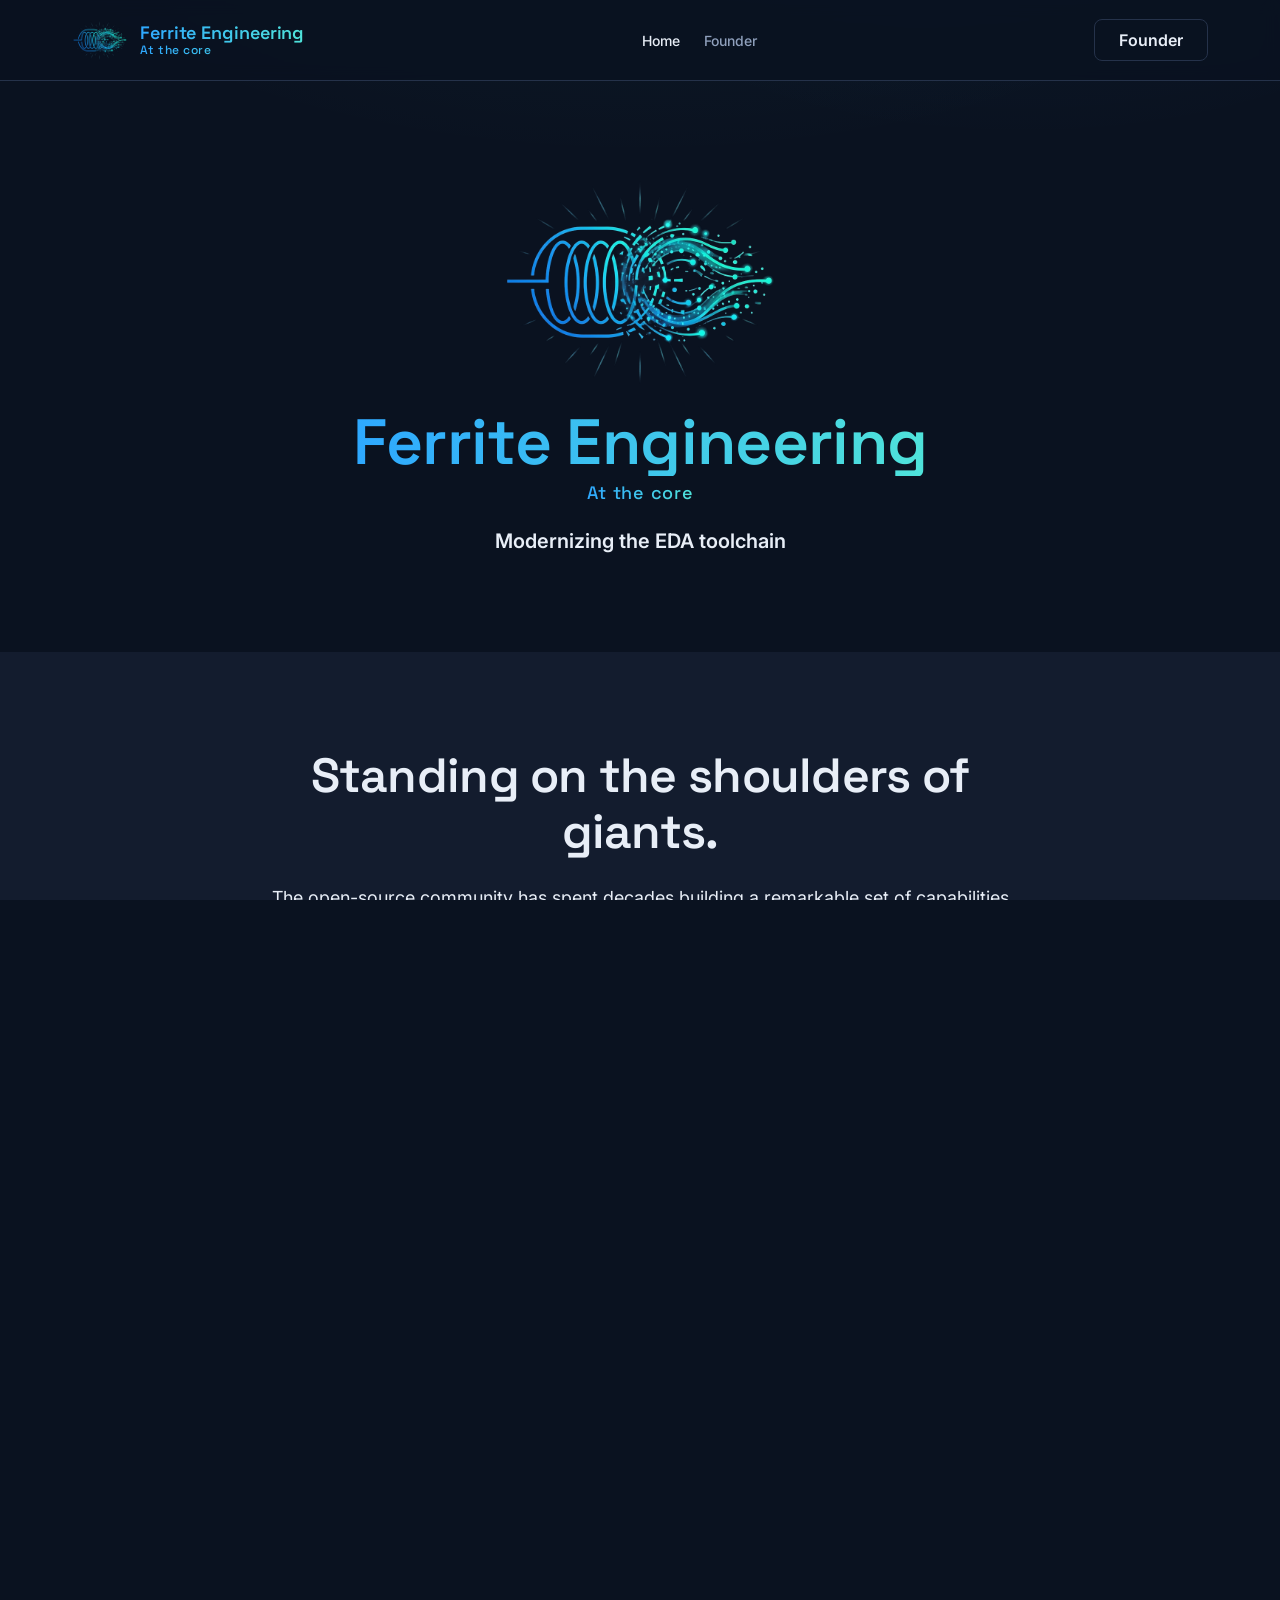
<file: index.html>
<!DOCTYPE html>
<html lang="en">
<head>
  <meta charset="UTF-8">
  <meta name="viewport" content="width=device-width, initial-scale=1.0">
  <title>Ferrite Engineering — Modernizing the EDA toolchain</title>
  <meta name="description" content="Ferrite Engineering builds modern, affordable commercial-grade EDA tools on top of the open-source community's foundations.">
  <link rel="icon" href="img/favicon.ico" sizes="any">
  <link rel="icon" type="image/svg+xml" href="img/favicon.svg">
  <link rel="icon" type="image/png" sizes="32x32" href="img/favicon-32x32.png">
  <link rel="icon" type="image/png" sizes="16x16" href="img/favicon-16x16.png">
  <link rel="apple-touch-icon" sizes="180x180" href="img/apple-touch-icon.png">
  <link rel="stylesheet" href="css/reset.css">
  <link rel="stylesheet" href="css/tokens.css">
  <link rel="stylesheet" href="css/base.css">
  <link rel="stylesheet" href="css/components.css?v=7">
  <link rel="stylesheet" href="css/pages/home.css?v=7">
</head>
<body>
  <a class="skip-link" href="#main">Skip to content</a>

  <header class="site-header">
    <div class="container">
      <div class="nav">
        <a class="nav__brand" href="index.html">
          <img class="nav__brand-mark" src="img/logo-square-transparent.png" alt="" width="56" height="56">
          <span class="nav__brand-lock">
            <span class="nav__brand-name">Ferrite Engineering</span>
            <span class="nav__brand-tag">At the core</span>
          </span>
        </a>
        <nav class="nav__menu" aria-label="Primary">
          <a href="index.html" class="is-active">Home</a>
          <a href="about.html">Founder</a>
        </nav>
        <a class="btn btn--ghost nav__cta" href="about.html">Founder</a>
        <button class="nav__toggle" data-nav-toggle aria-label="Open menu" aria-expanded="false" aria-controls="nav-drawer">
          <svg viewBox="0 0 24 24" fill="none" stroke="currentColor" stroke-width="2"><path d="M3 6h18M3 12h18M3 18h18"/></svg>
        </button>
      </div>
    </div>
    <div class="nav__drawer" id="nav-drawer" data-nav-drawer>
      <a href="index.html">Home</a>
      <a href="about.html">Founder</a>
    </div>
  </header>

  <main id="main">
    <!-- ─── Hero ──────────────────────────────────────────────── -->
    <section class="hero">
      <div class="container">
        <div class="hero__logo">
          <img src="img/logo-horizontal-transparent.png" alt=""
               width="1408" height="564">
        </div>
        <!-- Brand signature: wordmark + "At the core" read as one unit,
             both in the brand gradient; the white mission line sits below. -->
        <div class="hero__lockup">
          <h1 class="hero__name">Ferrite Engineering</h1>
          <p class="hero__tagline">At the core</p>
        </div>
        <p class="hero__lede">
          <strong style="color: var(--color-text); font-weight: 600;">
            Modernizing the EDA toolchain
          </strong>
        </p>
      </div>
    </section>

    <!-- ─── Standing on the shoulders of giants ───────────────── -->
    <section class="giants section--alt">
      <div class="container">
        <div class="giants__container">
          <h2 class="giants__title">Standing on the shoulders of giants.</h2>
          <p class="giants__body">
            The open-source community has spent decades building a remarkable set of capabilities
            for the electronic design automation marketplace — simulators, parsers, formats,
            verification frameworks, and tooling that millions of engineers rely on every day.
          </p>
          <p class="giants__body">
            Ferrite Engineering's mission is to build on that foundation: to take what the
            community has created and turn it into commercial-grade products with the integration,
            polish, and modern user interfaces that engineering teams expect — and to give back to
            the community that made it all possible.
          </p>
          <p class="giants__body giants__body--quiet">
            Our goal is a suite of EDA products serving the segment of the market that needs
            integration and modern user experiences, with strong capabilities, priced affordably
            relative to the established commercial tools.
          </p>
        </div>
      </div>
    </section>

    <!-- ─── What we're building ───────────────────────────────── -->
    <section class="section">
      <div class="container">
        <div class="section__head">
          <h2 class="section__title">What we're building</h2>
          <p class="section__lede">
            Modern, cross-platform EDA tools with open-source cores and commercial enhancements.
          </p>
        </div>

        <article class="product">
          <span class="product__eyebrow">In development</span>
          <h3 class="product__name">Our first product</h3>
          <p class="product__lede">
            Our first product is in active development — a modern, cross-platform tool built on
            open-source foundations, with a polished, integrated experience and pricing that
            respects the budget of the engineers it's built for. More details soon.
          </p>

          <div class="future">
            <div class="future__head">More to come</div>
            <p class="future__body">
              Additional EDA tools are in early planning. The thread running through everything
              we build: open-core foundations, modern UX, affordable pricing, and a strong line
              of credit back to the open-source community we depend on.
            </p>
          </div>
        </article>
      </div>
    </section>
  </main>

  <footer class="site-footer">
    <div class="container">
      <div class="footer__top">
        <div>
          <div class="footer__brand">
            <img class="footer__brand-mark" src="img/logo-square-transparent.png" alt="" width="34" height="34">
            <span class="footer__brand-lock">
              <span class="footer__brand-name">Ferrite Engineering</span>
              <span class="footer__brand-tag">At the core</span>
            </span>
          </div>
          <p class="footer__tagline">Modernizing the EDA toolchain.</p>
          <address class="footer__address" style="margin-top:.6rem;color:var(--color-text-dim);font-size:.85rem;font-style:normal;line-height:1.6;">
            Ferrite Engineering LLC<br>
            1500 N Grant St, Ste N<br>
            Denver, CO 80203-1859
          </address>
        </div>
        <nav class="footer__nav" aria-label="Footer">
          <a href="index.html">Home</a>
          <a href="about.html">Founder</a>
          <a href="mailto:mfink@ferriteengineering.com">Contact</a>
        </nav>
      </div>
      <div class="footer__bottom">
        <span>© <span data-current-year>2026</span> Ferrite Engineering LLC.</span>
        <span>Built on the shoulders of giants.</span>
      </div>
    </div>
  </footer>

  <script src="js/main.js" defer></script>
  <!-- Cloudflare Web Analytics -->
  <script defer src="https://static.cloudflareinsights.com/beacon.min.js" data-cf-beacon='{"token": "5f5d81b39cff4676b1e9cec5fe8481dc"}'></script>
  <!-- End Cloudflare Web Analytics -->
</body>
</html>
</file>
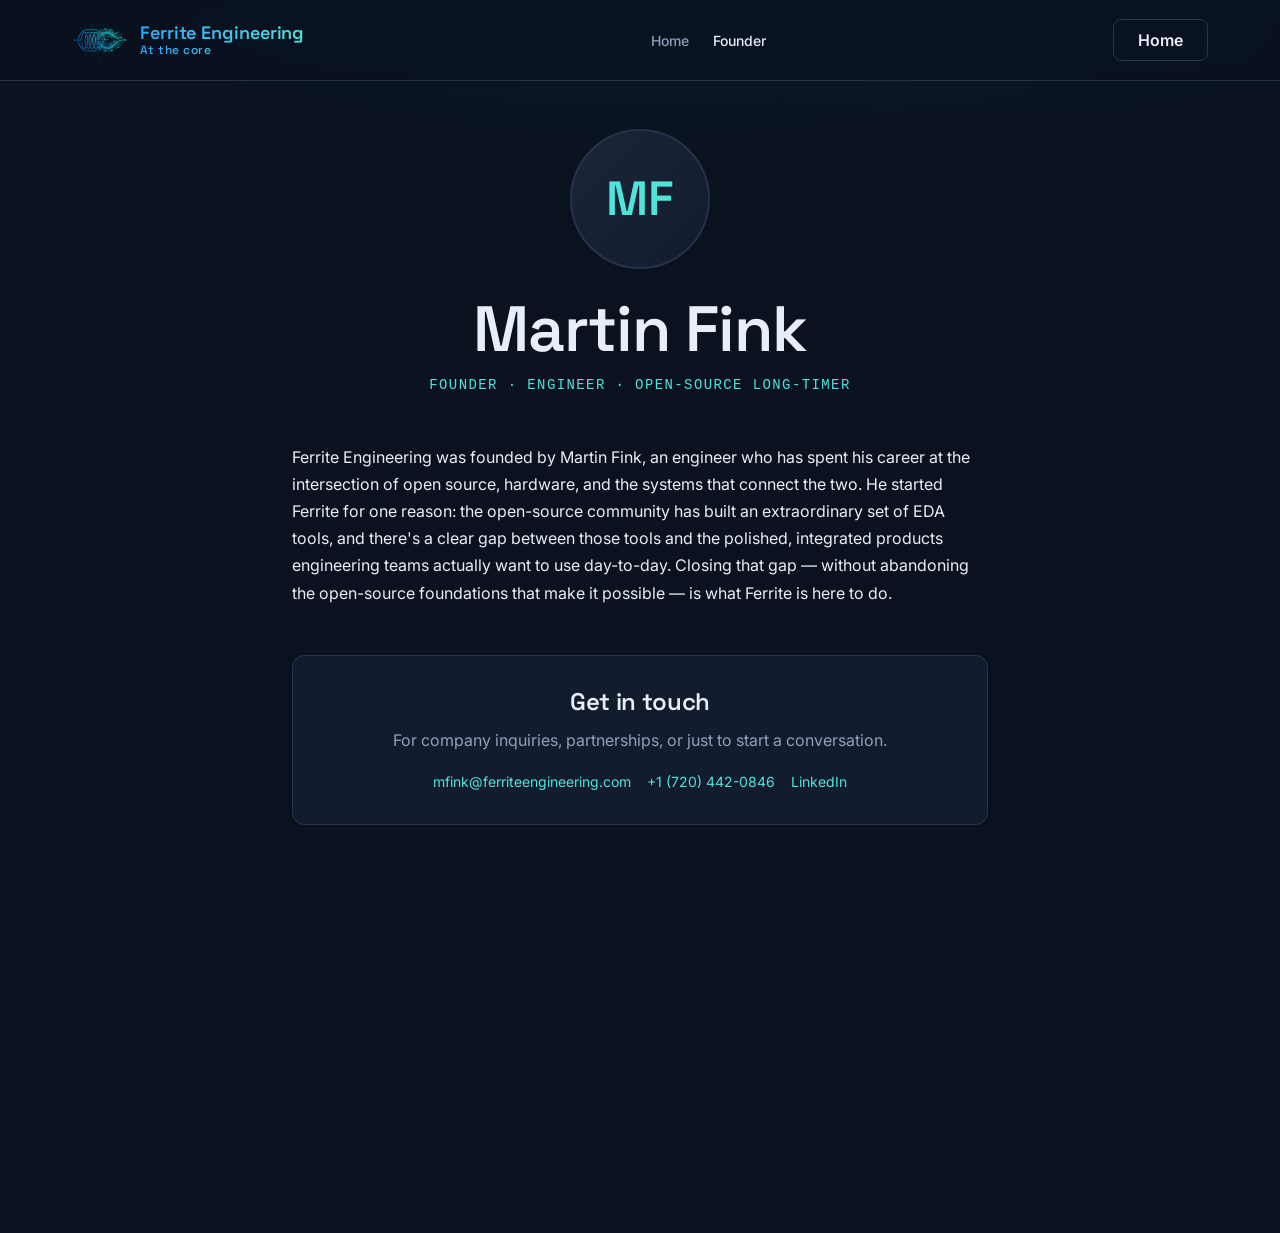
<file: about.html>
<!DOCTYPE html>
<html lang="en">
<head>
  <meta charset="UTF-8">
  <meta name="viewport" content="width=device-width, initial-scale=1.0">
  <title>Founder — Ferrite Engineering</title>
  <meta name="description" content="Ferrite Engineering was founded by Martin Fink — a long-time advocate of open source, hardware, and modern systems engineering.">
  <link rel="icon" href="img/favicon.ico" sizes="any">
  <link rel="icon" type="image/svg+xml" href="img/favicon.svg">
  <link rel="icon" type="image/png" sizes="32x32" href="img/favicon-32x32.png">
  <link rel="icon" type="image/png" sizes="16x16" href="img/favicon-16x16.png">
  <link rel="apple-touch-icon" sizes="180x180" href="img/apple-touch-icon.png">
  <link rel="stylesheet" href="css/reset.css">
  <link rel="stylesheet" href="css/tokens.css">
  <link rel="stylesheet" href="css/base.css">
  <link rel="stylesheet" href="css/components.css?v=7">
  <link rel="stylesheet" href="css/pages/about.css">
</head>
<body>
  <a class="skip-link" href="#main">Skip to content</a>

  <header class="site-header">
    <div class="container">
      <div class="nav">
        <a class="nav__brand" href="index.html">
          <img class="nav__brand-mark" src="img/logo-square-transparent.png" alt="" width="56" height="56">
          <span class="nav__brand-lock">
            <span class="nav__brand-name">Ferrite Engineering</span>
            <span class="nav__brand-tag">At the core</span>
          </span>
        </a>
        <nav class="nav__menu" aria-label="Primary">
          <a href="index.html">Home</a>
          <a href="about.html" class="is-active">Founder</a>
        </nav>
        <a class="btn btn--ghost nav__cta" href="index.html">Home</a>
        <button class="nav__toggle" data-nav-toggle aria-label="Open menu" aria-expanded="false" aria-controls="nav-drawer">
          <svg viewBox="0 0 24 24" fill="none" stroke="currentColor" stroke-width="2"><path d="M3 6h18M3 12h18M3 18h18"/></svg>
        </button>
      </div>
    </div>
    <div class="nav__drawer" id="nav-drawer" data-nav-drawer>
      <a href="index.html">Home</a>
      <a href="about.html">Founder</a>
    </div>
  </header>

  <main id="main">
    <section class="founder">
      <div class="container">
        <div class="founder__hero">
          <!-- Replace with <img src="img/founder.jpg"> when a photo is available -->
          <div class="founder__avatar" aria-hidden="true">MF</div>
          <h1 class="founder__name">Martin Fink</h1>
          <div class="founder__role">Founder · Engineer · Open-source long-timer</div>
        </div>

        <div class="founder__body">
          <p>
            Ferrite Engineering was founded by Martin Fink, an engineer who has spent his career
            at the intersection of open source, hardware, and the systems that connect the two.
            He started Ferrite for one reason: the open-source community has built an extraordinary
            set of EDA tools, and there's a clear gap between those tools and the polished,
            integrated products engineering teams actually want to use day-to-day. Closing that
            gap — without abandoning the open-source foundations that make it possible — is what
            Ferrite is here to do.
          </p>

          <div class="founder__contact">
            <h3>Get in touch</h3>
            <p style="color: var(--color-text-dim);">
              For company inquiries, partnerships, or just to start a conversation.
            </p>
            <div class="founder__contact-links">
              <a href="mailto:mfink@ferriteengineering.com">mfink@ferriteengineering.com</a>
              <a href="tel:+17204420846">+1 (720) 442-0846</a>
              <a href="https://www.linkedin.com/in/martin-robert-fink">LinkedIn</a>
            </div>
          </div>
        </div>
      </div>
    </section>
  </main>

  <footer class="site-footer">
    <div class="container">
      <div class="footer__top">
        <div>
          <div class="footer__brand">
            <img class="footer__brand-mark" src="img/logo-square-transparent.png" alt="" width="34" height="34">
            <span class="footer__brand-lock">
              <span class="footer__brand-name">Ferrite Engineering</span>
              <span class="footer__brand-tag">At the core</span>
            </span>
          </div>
          <p class="footer__tagline">Modernizing the EDA toolchain.</p>
          <address class="footer__address" style="margin-top:.6rem;color:var(--color-text-dim);font-size:.85rem;font-style:normal;line-height:1.6;">
            Ferrite Engineering LLC<br>
            1500 N Grant St, Ste N<br>
            Denver, CO 80203-1859
          </address>
        </div>
        <nav class="footer__nav" aria-label="Footer">
          <a href="index.html">Home</a>
          <a href="about.html">Founder</a>
          <a href="mailto:mfink@ferriteengineering.com">Contact</a>
        </nav>
      </div>
      <div class="footer__bottom">
        <span>© <span data-current-year>2026</span> Ferrite Engineering LLC.</span>
        <span>Built on the shoulders of giants.</span>
      </div>
    </div>
  </footer>

  <script src="js/main.js" defer></script>
  <!-- Cloudflare Web Analytics -->
  <script defer src="https://static.cloudflareinsights.com/beacon.min.js" data-cf-beacon='{"token": "5f5d81b39cff4676b1e9cec5fe8481dc"}'></script>
  <!-- End Cloudflare Web Analytics -->
</body>
</html>
</file>
<file: css/tokens.css>
/* Brand tokens — derived from the Ferrite Engineering logo (electric
   blue ferrite-coil core dissolving into a cyan-teal burst of sparks
   on a deep navy field). */

:root {
  /* ─── Colors ──────────────────────────────────────────────────── */
  --color-bg:        #0A1220;  /* deep navy — matches the logo backdrop */
  --color-surface:   #131C2E;  /* card/panel surface */
  --color-surface-2: #1B2538;  /* hover / nested surface */
  --color-border:    #25324A;  /* subtle border */
  --color-text:      #E8EEF7;  /* near-white with cool blue tint */
  --color-text-dim:  #8FA0BC;  /* muted text */

  /* The two brand accents read as a gradient:
     - blue:  the inductor coil and structural elements (left side of logo)
     - cyan:  the digital-spark burst (right side of logo) */
  --color-accent:        #2EA8FF;  /* electric blue */
  --color-accent-bright: #56C2FF;  /* hover-state blue */
  --color-accent-2:      #4FE3DA;  /* glowing cyan / teal */
  --color-accent-2-bright: #7CF0E8;
  --color-warn:    #FFB454;
  --color-danger:  #FF5C7A;

  /* Brand gradient — used on the wordmark, headline accents, etc. */
  --gradient-brand: linear-gradient(90deg, var(--color-accent) 0%, var(--color-accent-2) 100%);

  /* ─── Type ────────────────────────────────────────────────────── */
  /* Wordmark / headline:   Space Grotesk (geometric, technical) */
  /* Body:                  Inter (neutral, highly legible) */
  --font-display: 'Space Grotesk', 'Inter', system-ui, -apple-system, sans-serif;
  --font-sans:    'Inter', system-ui, -apple-system, sans-serif;
  --font-mono:    'JetBrains Mono', ui-monospace, 'SF Mono', monospace;

  --fs-xs:  0.75rem;
  --fs-sm:  0.875rem;
  --fs-md:  1rem;
  --fs-lg:  1.125rem;
  --fs-xl:  1.5rem;
  --fs-2xl: 2rem;
  --fs-3xl: 3rem;
  --fs-4xl: 4rem;

  /* ─── Spacing (4px base) ──────────────────────────────────────── */
  --sp-1: 0.25rem;
  --sp-2: 0.5rem;
  --sp-3: 0.75rem;
  --sp-4: 1rem;
  --sp-6: 1.5rem;
  --sp-8: 2rem;
  --sp-12: 3rem;
  --sp-16: 4rem;
  --sp-24: 6rem;

  /* ─── Radii ───────────────────────────────────────────────────── */
  --r-sm: 4px;
  --r-md: 8px;
  --r-lg: 12px;
  --r-xl: 16px;

  /* ─── Layout ──────────────────────────────────────────────────── */
  --container-max: 1200px;

  /* ─── Misc ────────────────────────────────────────────────────── */
  --focus-ring: 0 0 0 3px rgba(46, 168, 255, 0.45);
  --shadow-sm:  0 1px 2px rgba(0, 0, 0, 0.35);
  --shadow-md:  0 4px 16px rgba(0, 0, 0, 0.45);
  --shadow-glow: 0 0 32px rgba(79, 227, 218, 0.18);
}
</file>
<file: css/base.css>
/* Element styles — typography, links, common patterns. */

@import url('https://fonts.googleapis.com/css2?family=Space+Grotesk:wght@400;500;600;700&family=Inter:wght@400;500;600;700&display=swap');

body {
  font-family: var(--font-sans);
  font-size: var(--fs-md);
  color: var(--color-text);
  background-color: var(--color-bg);
  /* Subtle gradient halo at the top to echo the logo's energy burst */
  background-image:
    radial-gradient(ellipse 1200px 600px at 50% -200px, rgba(79, 227, 218, 0.06), transparent 60%),
    radial-gradient(ellipse 800px 400px at 80% -100px, rgba(46, 168, 255, 0.05), transparent 60%);
  background-attachment: fixed;
  min-height: 100vh;
}

h1, h2, h3, h4, h5, h6 {
  font-family: var(--font-display);
  font-weight: 600;
  letter-spacing: -0.015em;
  line-height: 1.15;
  color: var(--color-text);
}

h1 { font-size: var(--fs-3xl); }
h2 { font-size: var(--fs-2xl); }
h3 { font-size: var(--fs-xl); }
h4 { font-size: var(--fs-lg); }

@media (min-width: 768px) {
  h1 { font-size: var(--fs-4xl); }
  h2 { font-size: var(--fs-3xl); }
}

p {
  margin: 0;
  color: var(--color-text);
}

a {
  color: var(--color-accent-2);
  transition: color 120ms ease;
}

a:hover { color: var(--color-accent-2-bright); }

code {
  font-family: var(--font-mono);
  font-size: 0.9em;
  background-color: var(--color-surface);
  border: 1px solid var(--color-border);
  border-radius: var(--r-sm);
  padding: 0.1em 0.4em;
}

::selection {
  background-color: rgba(79, 227, 218, 0.35);
  color: var(--color-text);
}

:focus-visible {
  outline: none;
  box-shadow: var(--focus-ring);
  border-radius: var(--r-sm);
}

.skip-link {
  position: absolute;
  top: -40px;
  left: 0;
  background-color: var(--color-accent);
  color: var(--color-bg);
  padding: var(--sp-2) var(--sp-4);
  font-weight: 600;
}
.skip-link:focus { top: 0; }

.container {
  max-width: var(--container-max);
  margin: 0 auto;
  padding: 0 var(--sp-4);
}

@media (min-width: 768px) {
  .container { padding: 0 var(--sp-8); }
}

/* ─── Responsive hardening ───────────────────────────────────────
   Defensive rules so the site behaves on phones (≥ 320 dp), small
   tablets, and split-screen windows without per-page edits. */

html, body { overflow-x: hidden; max-width: 100%; }

code { overflow-wrap: break-word; word-break: break-word; }

pre {
  max-width: 100%;
  overflow-x: auto;
  -webkit-overflow-scrolling: touch;
}

@media (max-width: 768px) {
  table {
    display: block;
    overflow-x: auto;
    -webkit-overflow-scrolling: touch;
    max-width: 100%;
  }
}

@media (max-width: 479px) {
  h1 { font-size: 2rem; line-height: 1.2; }
  h2 { font-size: 1.5rem; }
  h3 { font-size: 1.25rem; }
}
</file>
<file: css/components.css>
/* Reusable components — nav, hero, buttons, cards, footer. */

/* ─── Site header / nav ──────────────────────────────────────── */
.site-header {
  position: sticky;
  top: 0;
  z-index: 50;
  background-color: rgba(10, 18, 32, 0.85);
  backdrop-filter: blur(8px);
  -webkit-backdrop-filter: blur(8px);
  border-bottom: 1px solid var(--color-border);
}

.nav {
  display: flex;
  align-items: center;
  justify-content: space-between;
  padding: var(--sp-3) 0;
}

.nav__brand {
  display: inline-flex;
  align-items: center;
  gap: var(--sp-3);
  color: var(--color-text);
}

.nav__brand:hover { color: var(--color-text); }

.nav__brand-mark {
  /* Sized so the mark's height roughly matches the name+tagline stack. */
  width: 56px;
  height: 56px;
  flex-shrink: 0;
}

/* Name + tagline stack as one signature in the top-left banner. */
.nav__brand-lock {
  display: flex;
  flex-direction: column;
  gap: 0.05em;
  line-height: 1;
}

.nav__brand-name {
  font-family: var(--font-display);
  font-weight: 600;
  font-size: var(--fs-lg);
  line-height: 1.05;
  letter-spacing: -0.005em;
  background: var(--gradient-brand);
  -webkit-background-clip: text;
  background-clip: text;
  color: transparent;
}

.nav__brand-tag {
  font-family: var(--font-display);
  font-weight: 500;
  font-size: var(--fs-xs);
  letter-spacing: 0.04em;
  line-height: 1;
  /* Same brand gradient as the wordmark so the signature reads as one. */
  background: var(--gradient-brand);
  -webkit-background-clip: text;
  background-clip: text;
  color: transparent;
}

.nav__menu {
  display: none;
  align-items: center;
  gap: var(--sp-6);
}

.nav__menu a {
  color: var(--color-text-dim);
  font-size: var(--fs-sm);
  font-weight: 500;
}

.nav__menu a:hover,
.nav__menu a.is-active {
  color: var(--color-text);
}

.nav__cta { display: none; }

.nav__toggle {
  display: inline-flex;
  align-items: center;
  justify-content: center;
  width: 40px;
  height: 40px;
  color: var(--color-text);
  border-radius: var(--r-sm);
}

.nav__toggle:hover { background-color: var(--color-surface); }

.nav__toggle svg { width: 24px; height: 24px; }

@media (min-width: 768px) {
  .nav__menu, .nav__cta { display: flex; }
  .nav__toggle { display: none; }
}

.nav__drawer {
  display: none;
  flex-direction: column;
  gap: var(--sp-2);
  padding: var(--sp-4);
  background-color: var(--color-surface);
  border-top: 1px solid var(--color-border);
}

.nav__drawer.is-open { display: flex; }

.nav__drawer a {
  color: var(--color-text);
  padding: var(--sp-3);
  border-radius: var(--r-sm);
  font-size: var(--fs-md);
}

.nav__drawer a:hover { background-color: var(--color-surface-2); }

@media (min-width: 768px) {
  .nav__drawer { display: none !important; }
}

/* ─── Buttons ────────────────────────────────────────────────── */
.btn {
  display: inline-flex;
  align-items: center;
  justify-content: center;
  gap: var(--sp-2);
  padding: var(--sp-3) var(--sp-6);
  font-size: var(--fs-md);
  font-weight: 600;
  line-height: 1;
  border-radius: var(--r-md);
  border: 1px solid transparent;
  transition: background-color 120ms ease, border-color 120ms ease,
              color 120ms ease, transform 80ms ease, box-shadow 120ms ease;
  cursor: pointer;
  text-align: center;
}

.btn:active { transform: translateY(1px); }

.btn--primary {
  background: var(--gradient-brand);
  color: var(--color-bg);
}

.btn--primary:hover {
  color: var(--color-bg);
  box-shadow: var(--shadow-glow);
}

.btn--secondary {
  background-color: var(--color-surface-2);
  color: var(--color-text);
  border-color: var(--color-border);
}

.btn--secondary:hover {
  background-color: var(--color-surface);
  color: var(--color-text);
  border-color: var(--color-text-dim);
}

.btn--ghost {
  background-color: transparent;
  color: var(--color-text);
  border-color: var(--color-border);
}

.btn--ghost:hover {
  border-color: var(--color-accent-2);
  color: var(--color-accent-2);
}

.btn--lg {
  padding: var(--sp-4) var(--sp-8);
  font-size: var(--fs-lg);
}

/* ─── Hero ───────────────────────────────────────────────────── */
.hero {
  padding: var(--sp-16) 0 var(--sp-12);
  text-align: center;
}

.hero__eyebrow {
  display: inline-block;
  padding: var(--sp-1) var(--sp-3);
  margin-bottom: var(--sp-4);
  font-family: var(--font-mono);
  font-size: var(--fs-xs);
  text-transform: uppercase;
  letter-spacing: 0.1em;
  color: var(--color-accent-2);
  background-color: rgba(79, 227, 218, 0.08);
  border: 1px solid rgba(79, 227, 218, 0.25);
  border-radius: var(--r-sm);
}

.hero__title {
  max-width: 880px;
  margin: 0 auto var(--sp-4);
}

.hero__title--gradient {
  background: var(--gradient-brand);
  -webkit-background-clip: text;
  background-clip: text;
  color: transparent;
}

.hero__lede {
  max-width: 680px;
  margin: 0 auto var(--sp-8);
  font-size: var(--fs-lg);
  color: var(--color-text-dim);
}

.hero__actions {
  display: flex;
  flex-wrap: wrap;
  justify-content: center;
  gap: var(--sp-3);
}

@media (min-width: 768px) {
  .hero { padding: var(--sp-24) 0 var(--sp-16); }
}

/* ─── Section ────────────────────────────────────────────────── */
.section { padding: var(--sp-16) 0; }
.section--alt { background-color: var(--color-surface); }

.section__head {
  text-align: center;
  max-width: 720px;
  margin: 0 auto var(--sp-12);
}

.section__title { margin-bottom: var(--sp-3); }

.section__lede {
  color: var(--color-text-dim);
  font-size: var(--fs-lg);
}

/* ─── Footer ─────────────────────────────────────────────────── */
.site-footer {
  background-color: var(--color-surface);
  border-top: 1px solid var(--color-border);
  padding: var(--sp-12) 0 var(--sp-8);
  margin-top: var(--sp-16);
}

.footer__top {
  display: flex;
  flex-direction: column;
  gap: var(--sp-6);
  margin-bottom: var(--sp-8);
}

@media (min-width: 768px) {
  .footer__top {
    flex-direction: row;
    justify-content: space-between;
    align-items: flex-start;
  }
}

.footer__brand {
  display: flex;
  align-items: center;
  gap: var(--sp-3);
  font-family: var(--font-display);
  font-weight: 600;
  font-size: var(--fs-lg);
  margin-bottom: var(--sp-2);
  color: var(--color-text);
}

.footer__brand-mark {
  width: 34px;
  height: 34px;
}

/* Footer signature — name + "At the core" stacked, both in the brand
   gradient so the lockup matches the hero and nav. */
.footer__brand-lock {
  display: flex;
  flex-direction: column;
  gap: 2px;
  line-height: 1.05;
}

.footer__brand-name {
  background: var(--gradient-brand);
  -webkit-background-clip: text;
  background-clip: text;
  color: transparent;
}

.footer__brand-tag {
  font-size: var(--fs-xs);
  font-weight: 500;
  letter-spacing: 0.04em;
  background: var(--gradient-brand);
  -webkit-background-clip: text;
  background-clip: text;
  color: transparent;
}

.footer__tagline {
  color: var(--color-text-dim);
  font-size: var(--fs-sm);
  max-width: 360px;
}

.footer__nav {
  display: flex;
  flex-wrap: wrap;
  gap: var(--sp-6);
}

.footer__nav a {
  color: var(--color-text);
  font-size: var(--fs-sm);
}

.footer__nav a:hover { color: var(--color-accent-2); }

.footer__bottom {
  padding-top: var(--sp-6);
  border-top: 1px solid var(--color-border);
  display: flex;
  flex-wrap: wrap;
  justify-content: space-between;
  gap: var(--sp-3);
  font-size: var(--fs-sm);
  color: var(--color-text-dim);
}

/* ─── Mobile padding scale ─────────────────────────────────────── */
@media (max-width: 479px) {
  .hero    { padding: var(--sp-12) 0 var(--sp-8); }
  .section { padding: var(--sp-12) 0; }

  .hero__actions .btn {
    flex: 1 1 100%;
    max-width: 320px;
  }

  /* Wordmark in nav can crowd the hamburger toggle on a 320 dp phone;
     ease it down a touch so the layout stays balanced. */
  .nav__brand-name { font-size: var(--fs-md); }
  .nav__brand-mark { width: 46px; height: 46px; }
}
</file>
<file: css/pages/home.css>
/* Home page — index.html */

/* The hero on the company landing has the wordmark + tagline rendered
   large, with the horizontal logo image displayed prominently above. */

.hero__logo {
  max-width: 520px;
  margin: 0 auto var(--sp-8);
}

.hero__logo img {
  width: 100%;
  height: auto;
}

/* ─── Hero brand lockup — wordmark + "At the core" as one unit ────
   The horizontal mark sits above; the wordmark and tagline below read
   as a single brand signature, with "core" carrying the brand
   gradient. The pun reads three ways: the ferrite core itself, the
   open-CORE products, and being at the core of the EDA toolchain. */
.hero__lockup {
  display: flex;
  flex-direction: column;
  align-items: center;
  gap: var(--sp-2);
  margin: calc(-1 * var(--sp-2)) auto var(--sp-6);
}

.hero__name {
  margin: 0;
  font-family: var(--font-display);
  font-weight: 600;
  font-size: var(--fs-3xl);
  letter-spacing: -0.01em;
  line-height: 1.05;
  background: var(--gradient-brand);
  -webkit-background-clip: text;
  background-clip: text;
  color: transparent;
}

@media (min-width: 768px) {
  .hero__name { font-size: var(--fs-4xl); }
}

.hero__tagline {
  font-family: var(--font-display);
  font-weight: 500;
  font-size: var(--fs-lg);
  letter-spacing: 0.04em;
  line-height: 1;
  /* Same brand gradient as the wordmark so the signature reads as one
   * unit and recedes behind the white mission line below. */
  background: var(--gradient-brand);
  -webkit-background-clip: text;
  background-clip: text;
  color: transparent;
}

/* Mission line sits just below the brand signature — bumped up a
   step from the component default so it carries more weight. */
.hero__lede {
  font-size: 1.25rem;
}

/* ─── Mission / shoulders-of-giants section ──────────────────── */
.giants {
  padding: var(--sp-24) 0;
}

.giants__container {
  max-width: 760px;
  margin: 0 auto;
  text-align: center;
}

.giants__title {
  margin-bottom: var(--sp-6);
}

.giants__body {
  font-size: var(--fs-lg);
  color: var(--color-text);
  line-height: 1.7;
  margin-bottom: var(--sp-6);
}

.giants__body--quiet {
  color: var(--color-text-dim);
  font-size: var(--fs-md);
}

/* ─── Product card ───────────────────────────────────────────── */
.product {
  background-color: var(--color-surface);
  border: 1px solid var(--color-border);
  border-radius: var(--r-xl);
  padding: var(--sp-12);
  max-width: 920px;
  margin: 0 auto;
  text-align: center;
  position: relative;
  overflow: hidden;
}

/* Soft gradient halo behind the product card */
.product::before {
  content: "";
  position: absolute;
  top: -100px;
  right: -100px;
  width: 400px;
  height: 400px;
  background: radial-gradient(circle, rgba(79, 227, 218, 0.12) 0%, transparent 60%);
  pointer-events: none;
}

.product::after {
  content: "";
  position: absolute;
  bottom: -100px;
  left: -100px;
  width: 360px;
  height: 360px;
  background: radial-gradient(circle, rgba(46, 168, 255, 0.10) 0%, transparent 60%);
  pointer-events: none;
}

.product__eyebrow {
  display: inline-block;
  padding: var(--sp-1) var(--sp-3);
  margin-bottom: var(--sp-4);
  font-family: var(--font-mono);
  font-size: var(--fs-xs);
  text-transform: uppercase;
  letter-spacing: 0.1em;
  color: var(--color-accent-2);
  background-color: rgba(79, 227, 218, 0.08);
  border: 1px solid rgba(79, 227, 218, 0.25);
  border-radius: var(--r-sm);
  position: relative;
}

.product__name {
  font-size: var(--fs-3xl);
  margin-bottom: var(--sp-3);
  background: var(--gradient-brand);
  -webkit-background-clip: text;
  background-clip: text;
  color: transparent;
  position: relative;
}

.product__lede {
  font-size: var(--fs-lg);
  color: var(--color-text-dim);
  max-width: 580px;
  margin: 0 auto var(--sp-8);
  position: relative;
}

.product__actions {
  display: flex;
  flex-wrap: wrap;
  justify-content: center;
  gap: var(--sp-3);
  position: relative;
}

/* ─── Coming-up / future products list ───────────────────────── */
.future {
  margin-top: var(--sp-12);
  text-align: center;
}

.future__head {
  font-family: var(--font-mono);
  font-size: var(--fs-xs);
  text-transform: uppercase;
  letter-spacing: 0.1em;
  color: var(--color-text-dim);
  margin-bottom: var(--sp-3);
}

.future__body {
  color: var(--color-text-dim);
  max-width: 640px;
  margin: 0 auto;
}

/* ─── Mobile-specific reductions ─────────────────────────────────
   The product card uses generous desktop padding (sp-12 = 48 dp)
   that crowds the content area on a 320 dp viewport. The giants
   section similarly uses an indulgent vertical rhythm that we tone
   down on phones. */
@media (max-width: 600px) {
  .product { padding: var(--sp-6); }
  .product__name { font-size: var(--fs-2xl); }

  .giants { padding: var(--sp-16) 0; }

  .hero__logo { max-width: 320px; margin-bottom: var(--sp-6); }
  .hero__name { font-size: var(--fs-2xl); }
  .hero__tagline { font-size: var(--fs-md); }
}
</file>
<file: css/pages/about.css>
/* Founder page — about.html */

.founder {
  max-width: 760px;
  margin: 0 auto;
  padding: var(--sp-12) 0;
}

.founder__hero {
  text-align: center;
  margin-bottom: var(--sp-12);
}

.founder__avatar {
  width: 140px;
  height: 140px;
  margin: 0 auto var(--sp-6);
  border-radius: 50%;
  background: linear-gradient(135deg, var(--color-surface-2), var(--color-surface));
  border: 2px solid var(--color-border);
  display: flex;
  align-items: center;
  justify-content: center;
  font-family: var(--font-display);
  font-size: 3rem;
  font-weight: 600;
  color: var(--color-accent-2);
  overflow: hidden;
}

.founder__avatar img {
  width: 100%;
  height: 100%;
  object-fit: cover;
}

.founder__name {
  margin-bottom: var(--sp-2);
}

.founder__role {
  font-family: var(--font-mono);
  font-size: var(--fs-sm);
  text-transform: uppercase;
  letter-spacing: 0.1em;
  color: var(--color-accent-2);
}

.founder__body p {
  margin-bottom: var(--sp-5);
  color: var(--color-text);
  line-height: 1.7;
  font-size: var(--fs-md);
}

.founder__body h2 {
  margin-top: var(--sp-12);
  margin-bottom: var(--sp-4);
}

.founder__highlights {
  list-style: none;
  padding: 0;
  margin: var(--sp-6) 0;
  display: grid;
  gap: var(--sp-3);
}

.founder__highlights li {
  position: relative;
  padding: var(--sp-3) var(--sp-3) var(--sp-3) var(--sp-8);
  background-color: var(--color-surface);
  border: 1px solid var(--color-border);
  border-left: 3px solid var(--color-accent);
  border-radius: var(--r-md);
  color: var(--color-text);
  font-size: var(--fs-sm);
}

.founder__highlights li::before {
  content: "▸";
  position: absolute;
  left: var(--sp-4);
  top: var(--sp-3);
  color: var(--color-accent-2);
  font-weight: 700;
}

.founder__contact {
  margin-top: var(--sp-12);
  padding: var(--sp-8);
  background-color: var(--color-surface);
  border: 1px solid var(--color-border);
  border-radius: var(--r-lg);
  text-align: center;
}

.founder__contact h3 {
  margin-bottom: var(--sp-3);
}

.founder__contact-links {
  display: flex;
  flex-wrap: wrap;
  justify-content: center;
  gap: var(--sp-4);
  margin-top: var(--sp-4);
  font-size: var(--fs-sm);
}
</file>
